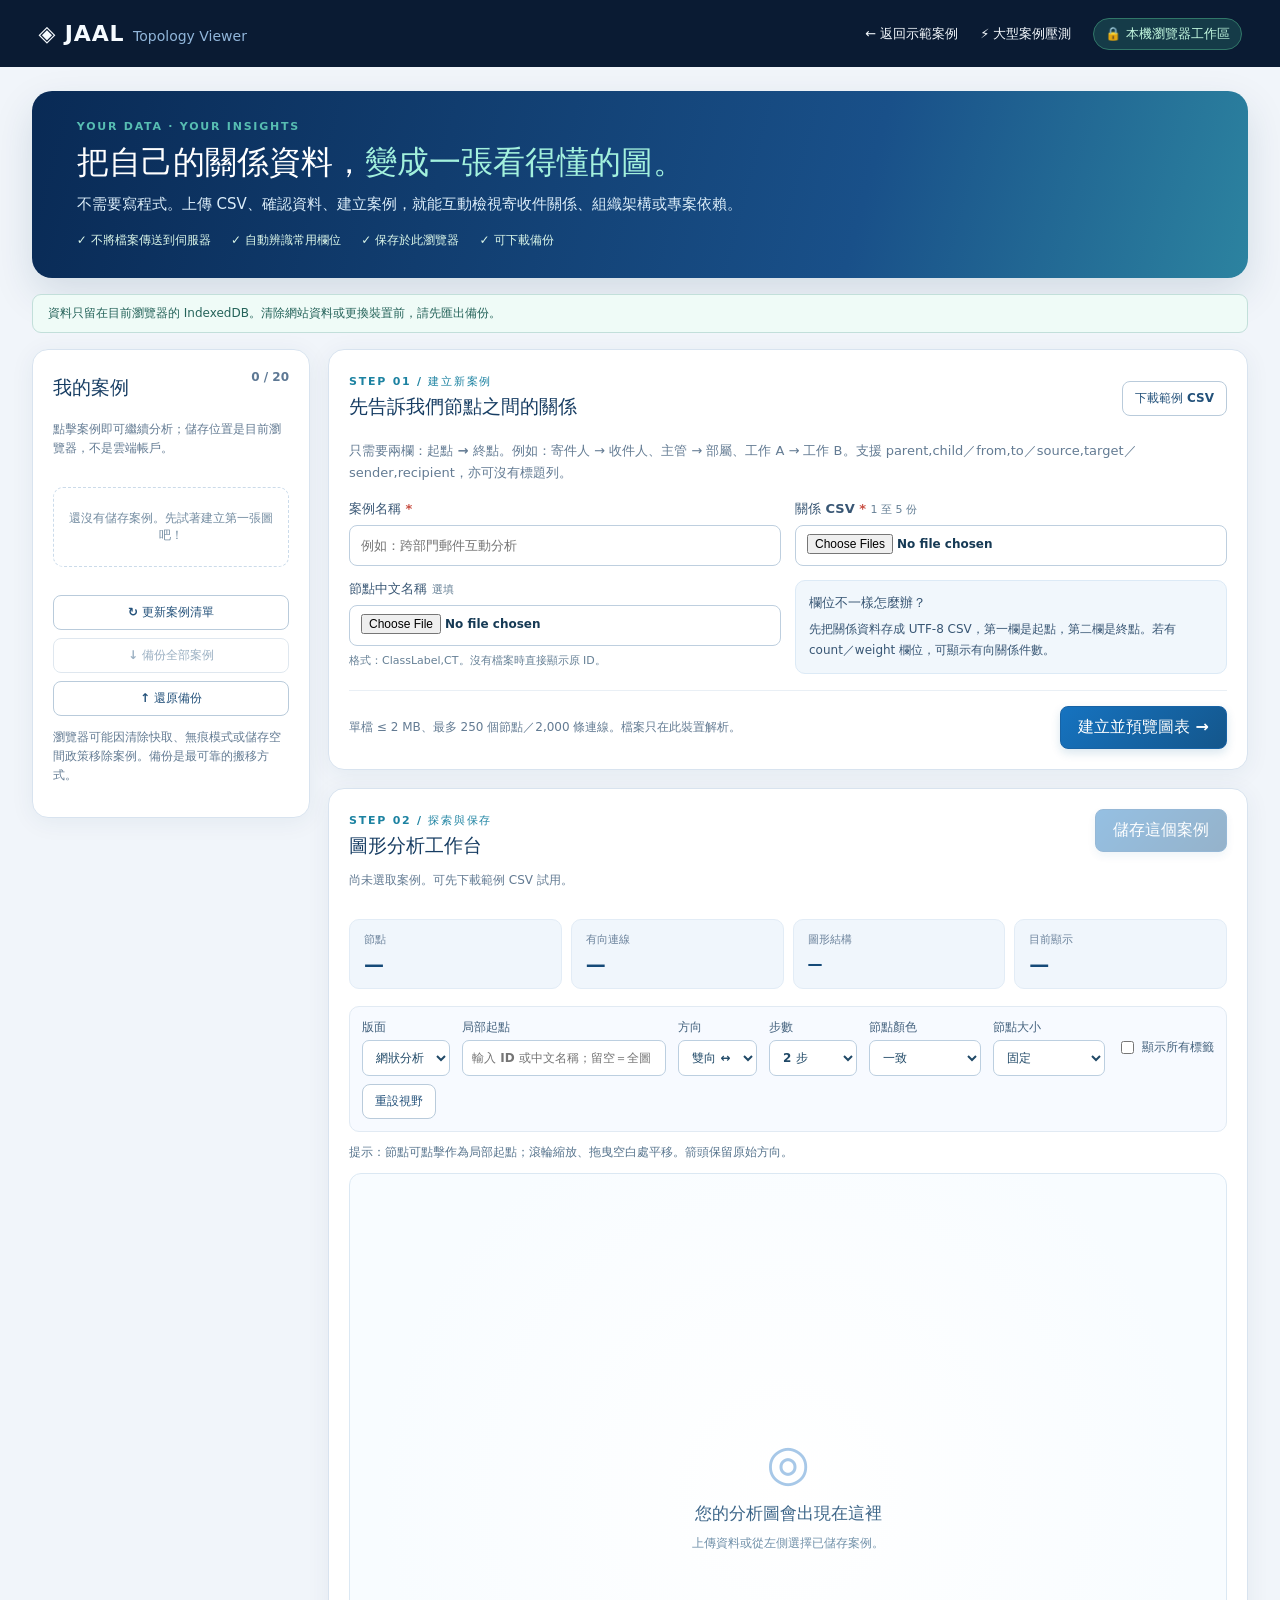
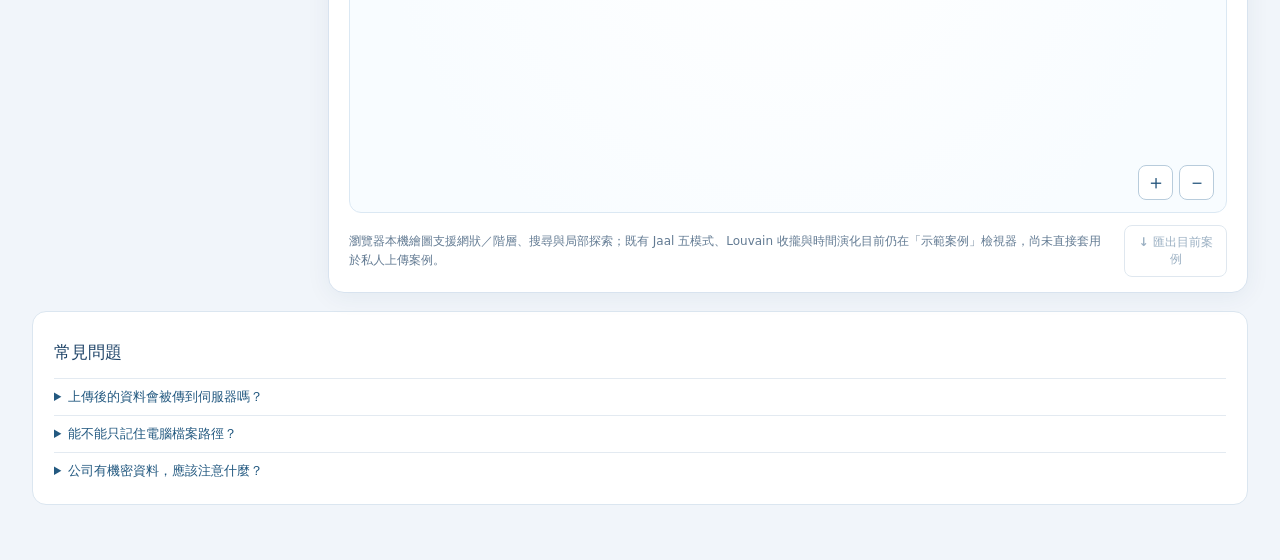
<file: jaal_topology/browser_cases/index.html>
<!doctype html>
<html lang="zh-Hant">
<head>
  <meta charset="utf-8">
  <meta name="viewport" content="width=device-width,initial-scale=1">
  <meta name="description" content="在瀏覽器內上傳 CSV、探索有向關係，保存自己的拓樸案例。">
  <title>我的案例｜Jaal Topology Viewer</title>
  <link rel="stylesheet" href="./cases.css">
  <script src="./case_core.js" defer></script>
  <script src="./case_ui.js" defer></script>
</head>
<body>
  <header class="top">
    <a class="brand" href="/" aria-label="返回 Jaal 示範案例">◈ JAAL <span>Topology Viewer</span></a>
    <nav><a href="/">← 返回示範案例</a><a href="/stress-lab/">⚡ 大型案例壓測</a><span class="privacy">🔒 本機瀏覽器工作區</span></nav>
  </header>
  <main>
    <section class="hero">
      <div class="eyebrow">YOUR DATA · YOUR INSIGHTS</div>
      <h1>把自己的關係資料，<em>變成一張看得懂的圖。</em></h1>
      <p>不需要寫程式。上傳 CSV、確認資料、建立案例，就能互動檢視寄收件關係、組織架構或專案依賴。</p>
      <div class="hero-points"><span>✓ 不將檔案傳送到伺服器</span><span>✓ 自動辨識常用欄位</span><span>✓ 保存於此瀏覽器</span><span>✓ 可下載備份</span></div>
    </section>
    <section id="notice" class="notice" role="status" aria-live="polite">資料只留在目前瀏覽器的 IndexedDB。清除網站資料或更換裝置前，請先匯出備份。</section>
    <div class="workspace">
      <aside class="library panel" aria-label="我的案例清單">
        <div class="panel-head"><h2>我的案例</h2><span id="library-count">0 / 20</span></div>
        <p class="muted small">點擊案例即可繼續分析；儲存位置是目前瀏覽器，不是雲端帳戶。</p>
        <div id="case-list" class="case-list" aria-live="polite"></div>
        <div class="library-actions">
          <button id="refresh-list" class="subtle" type="button">↻ 更新案例清單</button>
          <button id="export-all" class="subtle" type="button">↓ 備份全部案例</button>
          <label class="file-action subtle">↑ 還原備份
            <input id="restore-file" type="file" accept=".json,application/json">
          </label>
        </div>
        <p class="muted small">瀏覽器可能因清除快取、無痕模式或儲存空間政策移除案例。備份是最可靠的搬移方式。</p>
      </aside>
      <div class="content">
        <section class="panel creator" aria-labelledby="create-title">
          <div class="panel-head"><div><span class="step">STEP 01 / 建立新案例</span><h2 id="create-title">先告訴我們節點之間的關係</h2></div><button id="sample-btn" class="subtle" type="button">下載範例 CSV</button></div>
          <p class="muted">只需要兩欄：<strong>起點 → 終點</strong>。例如：寄件人 → 收件人、主管 → 部屬、工作 A → 工作 B。支援 parent,child／from,to／source,target／sender,recipient，亦可沒有標題列。</p>
          <form id="create-form">
            <div class="form-grid">
              <label class="field"><span>案例名稱 <b aria-hidden="true">*</b></span><input id="case-name" maxlength="100" required placeholder="例如：跨部門郵件互動分析" autocomplete="off"></label>
              <label class="field"><span>關係 CSV <b aria-hidden="true">*</b> <small>1 至 5 份</small></span><input id="edge-files" type="file" accept=".csv,.tsv,text/csv,text/tab-separated-values" multiple required></label>
              <label class="field"><span>節點中文名稱 <small>選填</small></span><input id="labels-file" type="file" accept=".csv,.tsv,text/csv,text/tab-separated-values"><small>格式：ClassLabel,CT。沒有檔案時直接顯示原 ID。</small></label>
              <div class="field help"><strong>欄位不一樣怎麼辦？</strong><p>先把關係資料存成 UTF-8 CSV，第一欄是起點，第二欄是終點。若有 count／weight 欄位，可顯示有向關係件數。</p></div>
            </div>
            <div class="form-footer">
              <span class="small muted">單檔 ≤ 2 MB、最多 250 個節點／2,000 條連線。檔案只在此裝置解析。</span>
              <button id="preview-btn" class="primary" type="submit">建立並預覽圖表 →</button>
            </div>
          </form>
        </section>
        <section id="analysis-panel" class="panel analysis" aria-labelledby="analysis-title">
          <div class="panel-head"><div><span class="step">STEP 02 / 探索與保存</span><h2 id="analysis-title">圖形分析工作台</h2><p class="small muted" id="active-name">尚未選取案例。可先下載範例 CSV 試用。</p></div><button id="save-btn" class="primary" disabled type="button">儲存這個案例</button></div>
          <div class="metrics" aria-label="圖形摘要">
            <div><small>節點</small><strong id="count-nodes">—</strong></div>
            <div><small>有向連線</small><strong id="count-edges">—</strong></div>
            <div><small>圖形結構</small><strong id="graph-type">—</strong></div>
            <div><small>目前顯示</small><strong id="count-visible">—</strong></div>
          </div>
          <div class="toolbar" aria-label="圖形控制">
            <label>版面<select id="layout-mode"><option value="network">網狀分析</option><option value="hierarchy">階層分析</option></select></label>
            <label class="grow">局部起點<input id="root-filter" list="root-options" placeholder="輸入 ID 或中文名稱；留空＝全圖" autocomplete="off"><datalist id="root-options"></datalist></label>
            <label>方向<select id="direction"><option value="both">雙向 ↔</option><option value="out">向外 →</option><option value="in">向內 ←</option></select></label>
            <label>步數<select id="radius"><option value="1">1 步</option><option value="2" selected>2 步</option><option value="3">3 步</option><option value="5">5 步</option><option value="all">全部可達</option></select></label>
            <label>節點顏色<select id="node-color"><option value="single">一致</option><option value="flow">依流入／流出</option></select></label>
            <label>節點大小<select id="node-size"><option value="fixed">固定</option><option value="traffic">依加權互動量</option></select></label>
            <label class="checkbox"><input id="all-labels" type="checkbox">顯示所有標籤</label>
            <button class="subtle" id="reset-view" type="button">重設視野</button>
          </div>
          <p id="flow-legend" class="flow-legend" hidden aria-label="流向顏色圖例"><span class="flow-out">● 流出較多</span><span class="flow-in">● 流入較多</span><span class="flow-even">● 流入流出相等</span></p>
          <p class="helpbar" id="graph-help">提示：節點可點擊作為局部起點；滾輪縮放、拖曳空白處平移。箭頭保留原始方向。</p>
          <div class="canvas-wrap">
            <svg id="graph-canvas" viewBox="0 0 1100 650" role="img" aria-label="有向關係互動圖">
              <defs><marker id="arrowhead" markerWidth="8" markerHeight="7" refX="6" refY="3.5" orient="auto" markerUnits="userSpaceOnUse"><path d="M0 0 L7 3.5 L0 7 Z" fill="#7791b1"></path></marker></defs>
              <g id="graph-layer"></g>
            </svg>
            <div id="empty-state" class="empty-state"><span>◎</span><strong>您的分析圖會出現在這裡</strong><p>上傳資料或從左側選擇已儲存案例。</p></div>
            <div class="zoom-controls"><button id="zoom-in" type="button" aria-label="放大圖形">＋</button><button id="zoom-out" type="button" aria-label="縮小圖形">－</button></div>
          </div>
          <div class="footer-strip">
            <p class="small muted">瀏覽器本機繪圖支援網狀／階層、搜尋與局部探索；既有 Jaal 五模式、Louvain 收攏與時間演化目前仍在「示範案例」檢視器，尚未直接套用於私人上傳案例。</p>
            <button id="export-one" class="subtle" disabled type="button">↓ 匯出目前案例</button>
          </div>
        </section>
      </div>
    </div>
    <section class="bottom-note"><h2>常見問題</h2><details><summary>上傳後的資料會被傳到伺服器嗎？</summary><p>不會。本工作區的 CSV 讀取、圖形繪製及案例保存都在瀏覽器完成。儲存在目前網站來源（origin）的 IndexedDB，其他瀏覽器或裝置不會自動同步。</p></details><details><summary>能不能只記住電腦檔案路徑？</summary><p>一般瀏覽器不能靠記住本機路徑，未經授權就自動重新讀取檔案。因此本功能儲存經驗證的圖形資料，而不是路徑；也提供 JSON 備份與還原。</p></details><details><summary>公司有機密資料，應該注意什麼？</summary><p>共用電腦上的同一瀏覽器使用者可能開啟這些案例。請使用受控的電腦與瀏覽器個人設定檔；不需要時刪除案例，並妥善保管匯出的備份。</p></details></section>
  </main>
</body>
</html>
</file>
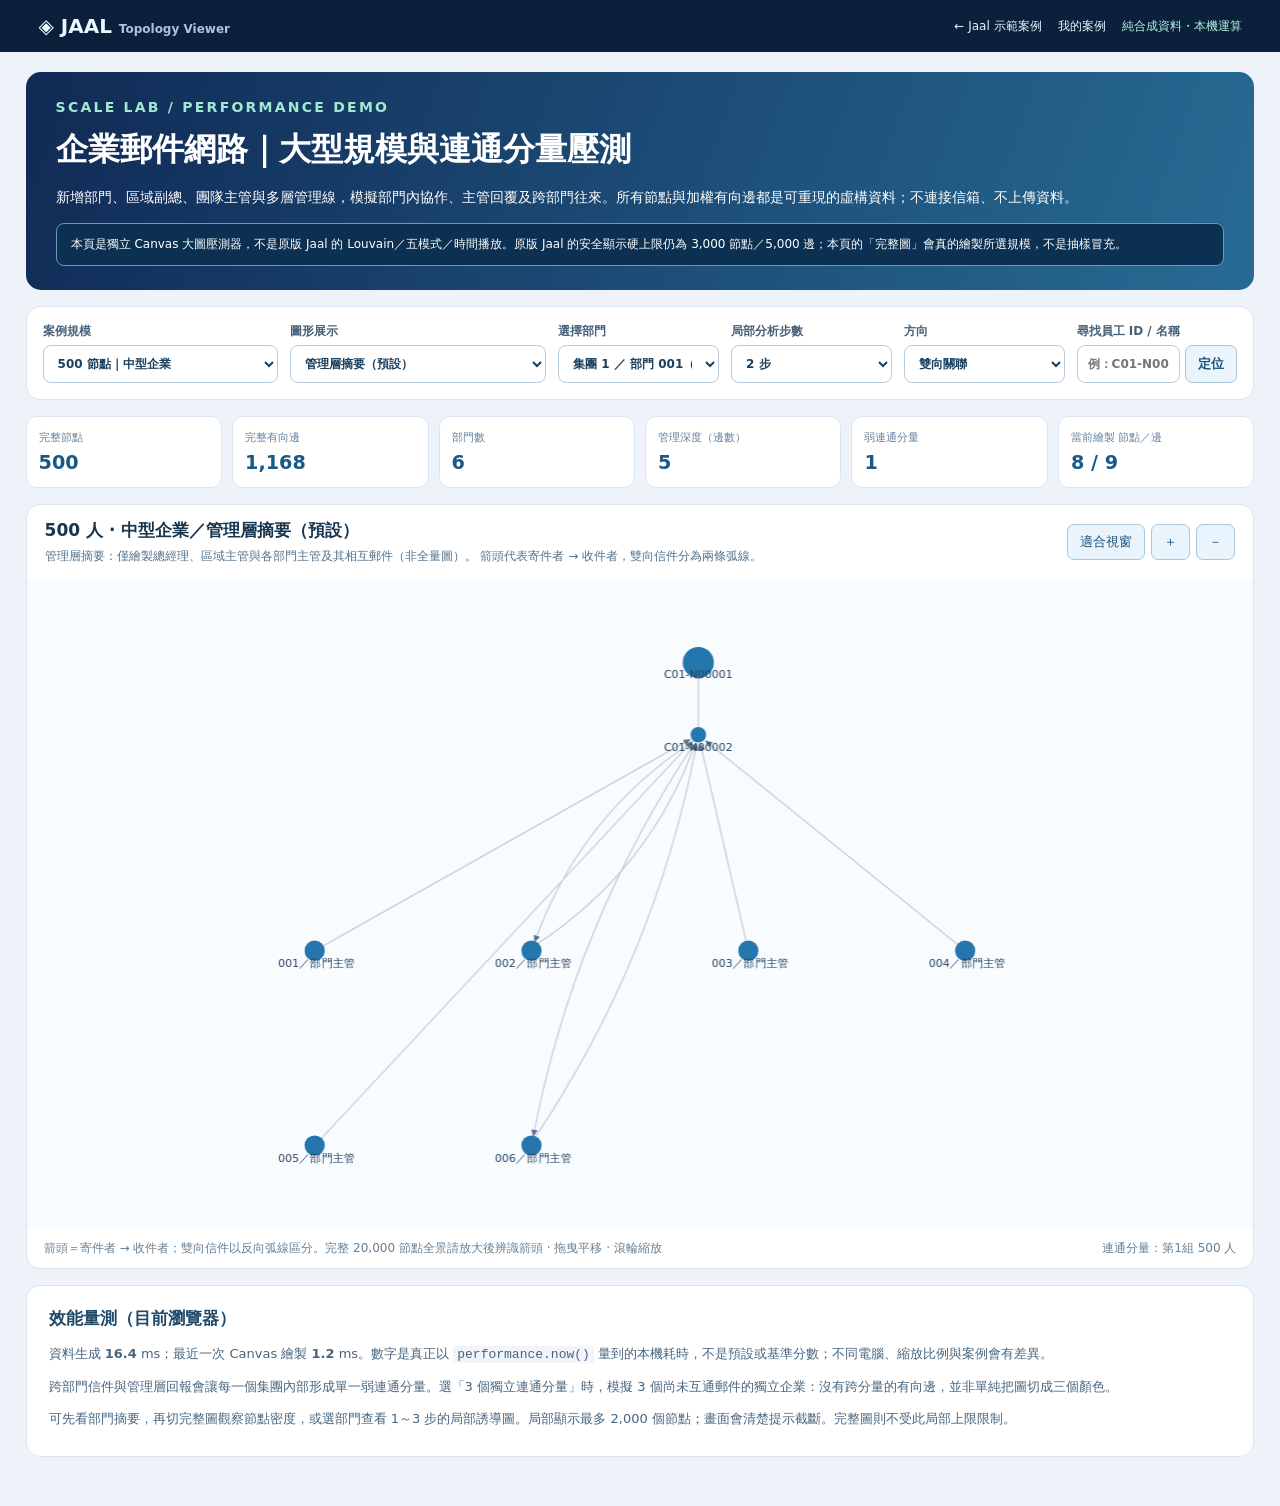
<file: jaal_topology/stress_lab/index.html>
<!doctype html>
<html lang="zh-Hant">
<head>
  <meta charset="utf-8">
  <meta name="viewport" content="width=device-width,initial-scale=1">
  <meta name="description" content="離線產生 500 至 20000 位虛構員工的企業郵件網路，測試連通分量與 Canvas 效能。">
  <title>大型郵件網路壓測實驗室｜Jaal Topology Viewer</title>
  <link rel="stylesheet" href="./scale.css">
  <script src="./scale_core.js" defer></script>
  <script src="./scale_ui.js" defer></script>
</head>
<body>
  <header>
    <a class="brand" href="/">◈ JAAL <small>Topology Viewer</small></a>
    <nav><a href="/">← Jaal 示範案例</a><a href="/my-cases/">我的案例</a><span>純合成資料・本機運算</span></nav>
  </header>
  <main>
    <section class="hero">
      <p class="eyebrow">SCALE LAB / PERFORMANCE DEMO</p>
      <h1>企業郵件網路｜大型規模與連通分量壓測</h1>
      <p>新增部門、區域副總、團隊主管與多層管理線，模擬部門內協作、主管回覆及跨部門往來。所有節點與加權有向邊都是可重現的虛構資料；不連接信箱、不上傳資料。</p>
      <div class="caveat">本頁是獨立 Canvas 大圖壓測器，不是原版 Jaal 的 Louvain／五模式／時間播放。原版 Jaal 的安全顯示硬上限仍為 3,000 節點／5,000 邊；本頁的「完整圖」會真的繪製所選規模，不是抽樣冒充。</div>
    </section>
    <section class="controls" aria-label="壓測設定">
      <label>案例規模<select id="scenario">
        <option value="500">500 節點｜中型企業</option>
        <option value="3000">3,000 節點｜大型企業</option>
        <option value="5000">5,000 節點｜集團</option>
        <option value="20000">20,000 節點｜超大型集團</option>
        <option value="islands">500 節點｜3 個獨立連通分量</option>
      </select></label>
      <label>圖形展示<select id="view-mode">
        <option value="summary">管理層摘要（預設）</option>
        <option value="full">完整節點與全部有向邊（壓測）</option>
        <option value="local">局部關係子圖</option>
      </select></label>
      <label>選擇部門<select id="dept-select"></select></label>
      <label>局部分析步數<select id="hops"><option value="1">1 步</option><option value="2" selected>2 步</option><option value="3">3 步</option></select></label>
      <label>方向<select id="direction"><option value="both">雙向關聯</option><option value="out">寄出方向</option><option value="in">收到方向</option></select></label>
      <label>尋找員工 ID / 名稱
        <span class="inline"><input id="node-query" aria-label="員工 ID 或名稱" placeholder="例：C01-N00001"><button id="find-node" type="button">定位</button></span>
      </label>
    </section>
    <section class="metrics" aria-label="實際資料規模">
      <div><span>完整節點</span><strong id="stat-nodes">—</strong></div>
      <div><span>完整有向邊</span><strong id="stat-edges">—</strong></div>
      <div><span>部門數</span><strong id="stat-departments">—</strong></div>
      <div><span>管理深度（邊數）</span><strong id="stat-layers">—</strong></div>
      <div><span>弱連通分量</span><strong id="stat-components">—</strong></div>
      <div><span>當前繪製 節點／邊</span><strong id="stat-visible">—</strong></div>
    </section>
    <section class="board">
      <div class="board-head">
        <div>
          <h2 id="graph-title">圖形展示</h2>
          <p id="status" role="status" aria-live="polite">正在產生固定規則合成資料…</p>
        </div>
        <div class="actions"><button type="button" id="fit">適合視窗</button><button type="button" id="zoom-in">＋</button><button type="button" id="zoom-out">－</button></div>
      </div>
      <canvas id="network" width="960" height="620" aria-label="合成郵件網路 Canvas 圖形，滑鼠拖曳平移，滾輪縮放"></canvas>
      <div class="board-foot">
        <span>箭頭＝寄件者 → 收件者；雙向信件以反向弧線區分。完整 20,000 節點全景請放大後辨識箭頭 · 拖曳平移 · 滾輪縮放</span>
        <span id="component-breakdown"></span>
      </div>
    </section>
    <section class="details">
      <h2>效能量測（目前瀏覽器）</h2>
      <p>資料生成 <strong id="stat-build-ms">—</strong> ms；最近一次 Canvas 繪製 <strong id="stat-draw-ms">—</strong> ms。數字是真正以 <code>performance.now()</code> 量到的本機耗時，不是預設或基準分數；不同電腦、縮放比例與案例會有差異。</p>
      <p>跨部門信件與管理層回報會讓每一個集團內部形成單一弱連通分量。選「3 個獨立連通分量」時，模擬 3 個尚未互通郵件的獨立企業：沒有跨分量的有向邊，並非單純把圖切成三個顏色。</p>
      <p>可先看部門摘要，再切完整圖觀察節點密度，或選部門查看 1～3 步的局部誘導圖。局部顯示最多 2,000 個節點；畫面會清楚提示截斷。完整圖則不受此局部上限限制。</p>
    </section>
  </main>
</body>
</html>
</file>
<file: jaal_topology/browser_cases/cases.css>
:root{font-family:system-ui,-apple-system,"Segoe UI","Noto Sans TC",sans-serif;color:#1c3450;background:#f1f5fa;font-synthesis:none}*{box-sizing:border-box}body{margin:0}a{color:inherit}button,input,select{font:inherit}button{cursor:pointer}button:disabled{opacity:.45;cursor:not-allowed}.top{min-height:67px;background:#0a1b33;color:#f6fbff;padding:15px clamp(18px,3vw,56px);display:flex;justify-content:space-between;gap:18px;align-items:center}.top .brand{font-size:22px;font-weight:850;text-decoration:none;letter-spacing:.04em}.top .brand span{font-size:14px;color:#91b6da;letter-spacing:normal;font-weight:500}.top nav{display:flex;gap:22px;align-items:center;font-size:13px}.top nav a{text-decoration:none}.top nav a:hover{text-decoration:underline}.privacy{background:#153b48;border:1px solid #317768;color:#c2f8df;padding:6px 11px;border-radius:999px;white-space:nowrap}main{max-width:1660px;margin:auto;padding:0 clamp(12px,2.5vw,38px) 55px}.hero{margin:24px 0 16px;background:linear-gradient(105deg,#092a55,#195089 68%,#2c83a0);color:white;border-radius:20px;padding:29px clamp(22px,3.5vw,48px);box-shadow:0 16px 40px #0b345221}.eyebrow,.step{font-size:11px;font-weight:800;letter-spacing:.16em;color:#57bdb2}.hero h1{font-size:clamp(24px,2.5vw,39px);line-height:1.35;margin:8px 0;font-weight:800}.hero em{font-style:normal;color:#a3f1dd}.hero p{color:#dceefa;max-width:830px;font-size:15px;line-height:1.7;margin:0 0 14px}.hero-points{display:flex;gap:8px 20px;flex-wrap:wrap;font-size:12px;font-weight:600;color:#dbf7e9}.notice{border:1px solid #c2dfda;background:#effbf7;color:#25635a;border-radius:9px;margin:0 0 16px;padding:10px 15px;font-size:12px}.notice.error{background:#fff1ef;border-color:#e9b6b0;color:#a13831}.notice.success{background:#e8f8ee;border-color:#99d7ac;color:#17623b}.workspace{display:grid;grid-template-columns:minmax(235px,278px) minmax(0,1fr);gap:18px;align-items:start}.panel{background:white;border:1px solid #d8e3ef;border-radius:16px;box-shadow:0 4px 24px #143d5810;padding:20px}.library{position:sticky;top:16px}.panel-head{display:flex;justify-content:space-between;gap:15px;align-items:start;margin-bottom:9px}.panel-head h2{font-size:19px;line-height:1.4;margin:4px 0 8px;color:#173d63}.panel-head>span{font-size:12px;font-weight:650;color:#5d7894}.muted{color:#637b93;line-height:1.6}.small{font-size:12px}.case-list{display:flex;flex-direction:column;gap:8px;margin:16px 0;min-height:95px}.case-item{display:block;width:100%;text-align:left;border:1px solid #dae5f0;border-radius:10px;background:#f7faff;padding:12px}.case-item strong{display:block;font-size:13px;white-space:nowrap;overflow:hidden;text-overflow:ellipsis}.case-item span{display:block;margin-top:3px;color:#6a8298;font-size:11px}.case-item.active{background:#e4f3ff;border-color:#4484bd;box-shadow:inset 3px 0 #3e88c6}.case-empty{padding:22px 10px;text-align:center;border:1px dashed #cbdbea;border-radius:10px;color:#728ba0;font-size:12px}.library-actions{display:grid;gap:8px}.subtle,.file-action{border:1px solid #b9cbdb;border-radius:8px;background:#fff;padding:8px 12px;color:#23517a;font-weight:650;font-size:12px;text-align:center;min-height:34px;display:inline-flex;align-items:center;justify-content:center;text-decoration:none}.subtle:hover,.file-action:hover{background:#e8f2ff}.file-action{cursor:pointer}.file-action input{display:none}.primary{border:1px solid #1863a5;border-radius:8px;background:linear-gradient(135deg,#1673c0,#14568b);color:#fff;padding:10px 17px;font-weight:700;min-height:40px;box-shadow:0 4px 10px #0d619228}.primary:hover:enabled{filter:brightness(1.06)}.content{display:flex;flex-direction:column;gap:18px;min-width:0}.creator .panel-head{align-items:center}.creator p{font-size:13px;line-height:1.7}.form-grid{display:grid;grid-template-columns:1fr 1fr;gap:14px;margin:16px 0}.field{display:flex;flex-direction:column;gap:7px;min-width:0;color:#385674;font-size:13px;font-weight:650}.field input{border:1px solid #becfdf;border-radius:8px;background:#fff;min-height:41px;padding:8px 11px;color:#163a55;width:100%;min-width:0}.field input:focus,.toolbar input:focus,.toolbar select:focus{outline:2px solid #7bbde8;outline-offset:1px}.field input[type=file]{font-size:12px}.field small{color:#668096;font-size:11px;font-weight:450}.field b{color:#c84d41}.field.help{padding:13px;background:#f1f7fc;border:1px solid #dceaf6;border-radius:10px}.field.help p{margin:0;font-size:12px;font-weight:400}.form-footer{display:flex;align-items:center;justify-content:space-between;gap:15px;flex-wrap:wrap;border-top:1px solid #e9eff5;padding-top:15px}.form-footer span{flex:1 1 240px}.step{color:#1c82a1}.analysis{padding-bottom:15px}.metrics{display:grid;grid-template-columns:repeat(4,1fr);gap:9px;margin:17px 0}.metrics>div{background:#f0f6fc;border:1px solid #e2ecf6;border-radius:10px;padding:12px 14px}.metrics small{display:block;color:#6c839c;font-size:11px}.metrics strong{font-size:20px;display:block;margin-top:5px;color:#154a78}.metrics div:nth-child(3) strong{font-size:15px;line-height:1.6}.toolbar{background:#f7faff;padding:12px;border-radius:10px;display:flex;gap:8px 12px;align-items:end;flex-wrap:wrap;border:1px solid #e1eaf3}.toolbar label{font-size:12px;font-weight:650;display:flex;flex-direction:column;gap:4px;color:#43617d}.toolbar label.grow{flex:1 1 200px;min-width:150px}.toolbar select,.toolbar input{border:1px solid #bccfe0;background:white;border-radius:7px;padding:7px 9px;color:#204967;min-height:36px;font-size:12px}.toolbar .checkbox{align-self:center;display:flex;align-items:center;flex-direction:row;gap:5px;white-space:nowrap}.toolbar .checkbox input{min-height:0;width:auto}.toolbar button{align-self:end}.helpbar{font-size:12px;color:#58758e;margin:12px 0}.canvas-wrap{height:clamp(430px,55vw,640px);border:1px solid #dbe8f3;border-radius:12px;position:relative;background:radial-gradient(circle at 50% 50%,#fff 0,#f8fcff 75%);overflow:hidden}#graph-canvas{width:100%;height:100%;display:block;touch-action:none;cursor:grab}#graph-canvas.dragging{cursor:grabbing}.edge-line{stroke:#9cb2c7;stroke-width:1.55;fill:none;opacity:.8}.edge-line.weighted{stroke-width:2.7;opacity:.9}.node-circle{fill:#e6f2ff;stroke:#3177ae;stroke-width:1.9;cursor:pointer}.node-circle:hover{fill:#c0ecff;stroke:#0876b8}.node-text{font-size:12px;font-family:system-ui,"Noto Sans TC",sans-serif;fill:#264a68;pointer-events:none;font-weight:600}.node-root{fill:#f9dea6;stroke:#bf7e1a;stroke-width:3}.empty-state{position:absolute;inset:0;display:flex;justify-content:center;align-items:center;flex-direction:column;pointer-events:none;color:#7090a9;gap:10px;text-align:center}.empty-state span{font-size:50px;color:#a7c8e8}.empty-state strong{font-size:17px;color:#3c6588}.empty-state p{font-size:12px;margin:0}.zoom-controls{position:absolute;right:12px;bottom:12px;display:flex;gap:6px}.zoom-controls button{width:35px;height:35px;border:1px solid #b8ccdc;background:#fff;border-radius:8px;color:#23547b;font-size:20px}.footer-strip{display:flex;align-items:center;justify-content:space-between;gap:18px;margin:12px 0 0}.footer-strip p{max-width:850px;margin:0}.bottom-note{margin:18px 0 0;background:white;border-radius:14px;border:1px solid #dbe6f0;padding:15px 21px}.bottom-note h2{font-size:17px;color:#1f4468}.bottom-note details{border-top:1px solid #e3eaf1;padding:9px 0;font-size:13px}.bottom-note summary{font-weight:700;cursor:pointer;color:#235980}.bottom-note p{color:#657e95;line-height:1.8}button:focus-visible,a:focus-visible{outline:3px solid #64b9fb;outline-offset:2px}@media(max-width:960px){.workspace{grid-template-columns:1fr}.library{position:static}.case-list{display:grid;grid-template-columns:repeat(auto-fit,minmax(160px,1fr))}.form-grid{grid-template-columns:1fr}}@media(max-width:620px){.top{flex-direction:column;align-items:flex-start}.top nav{flex-wrap:wrap}.hero{padding:24px 19px}.metrics{grid-template-columns:repeat(2,1fr)}.panel{padding:14px}.footer-strip{flex-direction:column;align-items:stretch}.canvas-wrap{height:430px}}
.empty-state[hidden]{display:none}
.case-tools{display:flex;justify-content:flex-end;gap:5px;margin:4px 0 12px;flex-wrap:wrap}
.case-tools .mini{border:1px solid #d4e0ec;border-radius:5px;background:#fff;color:#496884;padding:3px 8px;font-size:11px;min-height:26px}
.case-tools .mini:hover{background:#e7f4ff}
.case-tools .mini.danger{color:#a63e3e}
.case-item{font-family:inherit}

/* Optional local-graph visual encodings: directional weighted flow. */
.flow-legend{display:flex;gap:8px 20px;flex-wrap:wrap;font-size:12px;margin:11px 0 0;color:#385674}
.flow-legend[hidden]{display:none}
.flow-out{color:#b15d20}.flow-in{color:#087d78}.flow-even{color:#7256b7}
.node-circle.node-outgoing{fill:#ffe3bb;stroke:#b86b23}
.node-circle.node-incoming{fill:#c3f2e9;stroke:#087d78}
.node-circle.node-balanced{fill:#e9ddfa;stroke:#7256b7}
.node-circle.node-root{fill:#f9dea6;stroke:#bf7e1a;stroke-width:3}
/* Keep directional hues when the local root is highlighted; thick outline
   still identifies selection without contradicting the flow legend. */
.node-circle.node-root.node-outgoing{fill:#ffe3bb;stroke:#b86b23;stroke-width:4}
.node-circle.node-root.node-incoming{fill:#c3f2e9;stroke:#087d78;stroke-width:4}
.node-circle.node-root.node-balanced{fill:#e9ddfa;stroke:#7256b7;stroke-width:4}
</file>
<file: jaal_topology/stress_lab/scale.css>
:root{font-family:system-ui,-apple-system,"Segoe UI","Noto Sans TC",sans-serif;color:#183650;background:#eef3f9}*{box-sizing:border-box}body{margin:0}a{color:inherit}header{display:flex;justify-content:space-between;align-items:center;gap:12px;padding:14px clamp(15px,3vw,40px);background:#0b203b;color:#e9f7ff}header .brand{text-decoration:none;font-weight:850;font-size:20px}header small{font-size:12px;color:#aac5dc}header nav{display:flex;flex-wrap:wrap;align-items:center;gap:16px;font-size:12px}header nav a{text-decoration:none}header nav a:hover{text-decoration:underline}header nav span{color:#b3f1df}main{max-width:1600px;padding:20px clamp(12px,2vw,32px) 50px;margin:auto}.hero{background:linear-gradient(110deg,#102a55,#276b94);color:white;padding:24px 30px;border-radius:15px}.eyebrow{font-size:11px;letter-spacing:.16em;font-weight:750;color:#a2e9d4;margin:0}.hero h1{font-size:clamp(22px,2.5vw,34px);margin:9px 0}.hero p{font-size:14px;line-height:1.65}.caveat{border:1px solid #659cb7;background:#0c3051;border-radius:8px;padding:10px 14px;font-size:12px;line-height:1.7}.controls{margin:16px 0;background:white;padding:16px;border:1px solid #dae4ed;border-radius:14px;display:flex;flex-wrap:wrap;align-items:end;gap:12px}.controls label{font-size:12px;color:#466079;font-weight:700;min-width:145px;display:flex;flex-direction:column;gap:5px;flex:1 1 150px}.controls label:first-child{flex:1 1 225px}.controls label:nth-child(2){flex:1 1 245px}.controls select,.controls input{font:inherit;min-height:38px;padding:8px 10px;border:1px solid #b7cadc;border-radius:8px;background:#fff;color:#1a405e;width:100%}.inline{display:flex;gap:5px}.inline button{white-space:nowrap}.metrics{display:grid;grid-template-columns:repeat(6,minmax(0,1fr));gap:10px}.metrics div{background:white;border-radius:11px;padding:13px 12px;border:1px solid #dae5f1}.metrics span{font-size:11px;color:#66819b;display:block}.metrics strong{font-size:clamp(15px,1.5vw,22px);font-variant-numeric:tabular-nums;display:block;margin-top:6px;color:#195987}.board{margin-top:16px;background:white;border:1px solid #dae4ef;border-radius:14px;overflow:hidden}.board-head{display:flex;justify-content:space-between;align-items:center;gap:12px;padding:14px 18px}.board-head h2{font-size:17px;margin:0 0 6px}.board-head p{color:#52738d;margin:0;font-size:12px}.actions{display:flex;gap:6px}.actions button,.inline button{font:inherit;font-size:13px;border:1px solid #a9c7d9;background:#e9f4fc;color:#1c547b;padding:8px 12px;border-radius:7px;cursor:pointer}button:hover{filter:brightness(.96)}button:focus-visible,select:focus-visible,input:focus-visible{outline:3px solid #71aedd;outline-offset:2px}canvas{display:block;width:100%;height:clamp(450px,58vw,650px);background:#f9fcff;cursor:grab;touch-action:none}canvas.dragging{cursor:grabbing}.board-foot{padding:11px 17px;display:flex;flex-wrap:wrap;gap:10px;justify-content:space-between;color:#667f93;font-size:12px}.details{background:white;border-radius:14px;margin-top:16px;padding:17px 22px;border:1px solid #d9e5ed;color:#48657f;font-size:13px;line-height:1.85}.details h2{font-size:17px;color:#204968;margin:0 0 8px}.details p{margin:8px 0}code{background:#f1f5fa;padding:1px 4px;border-radius:3px}@media(max-width:1040px){.metrics{grid-template-columns:repeat(3,1fr)}}@media(max-width:550px){.metrics{grid-template-columns:repeat(2,1fr)}.hero{padding:20px}.board-head{flex-direction:column;align-items:flex-start}header{flex-direction:column;align-items:flex-start}}
</file>
